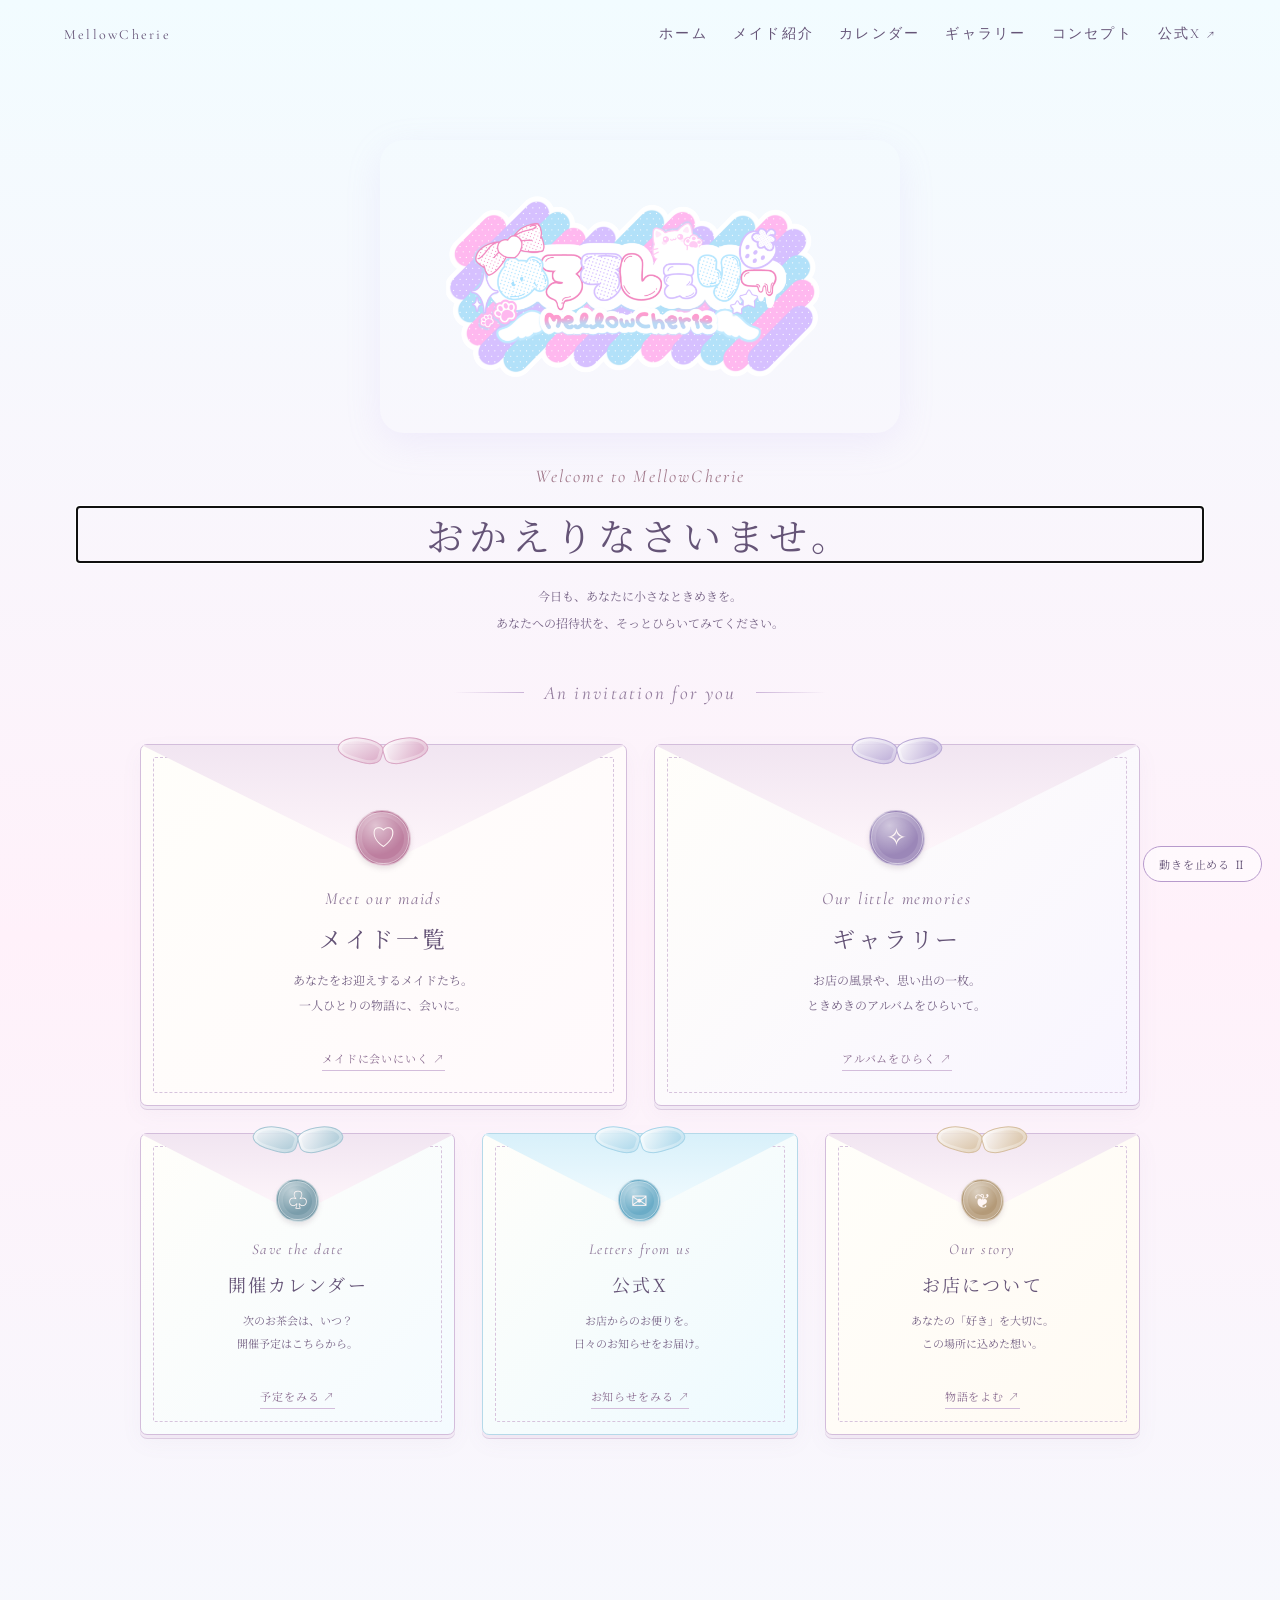
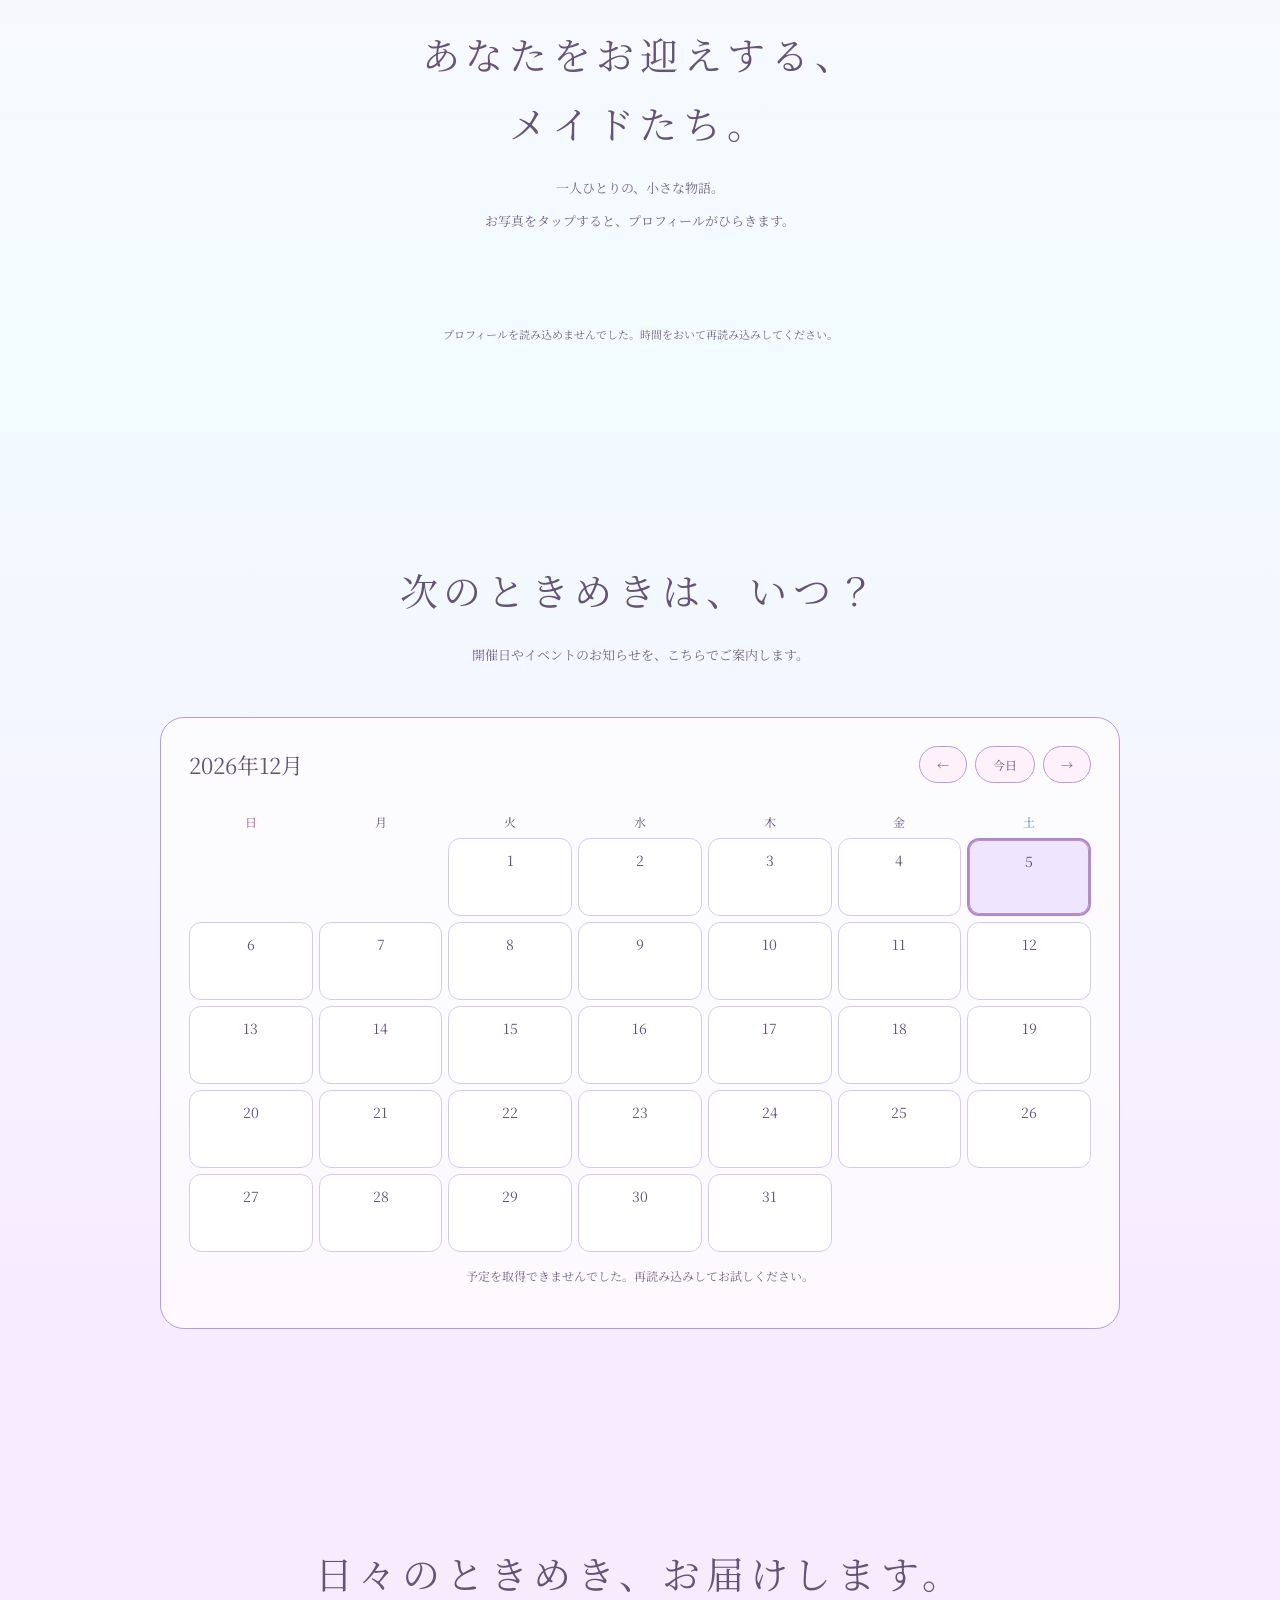
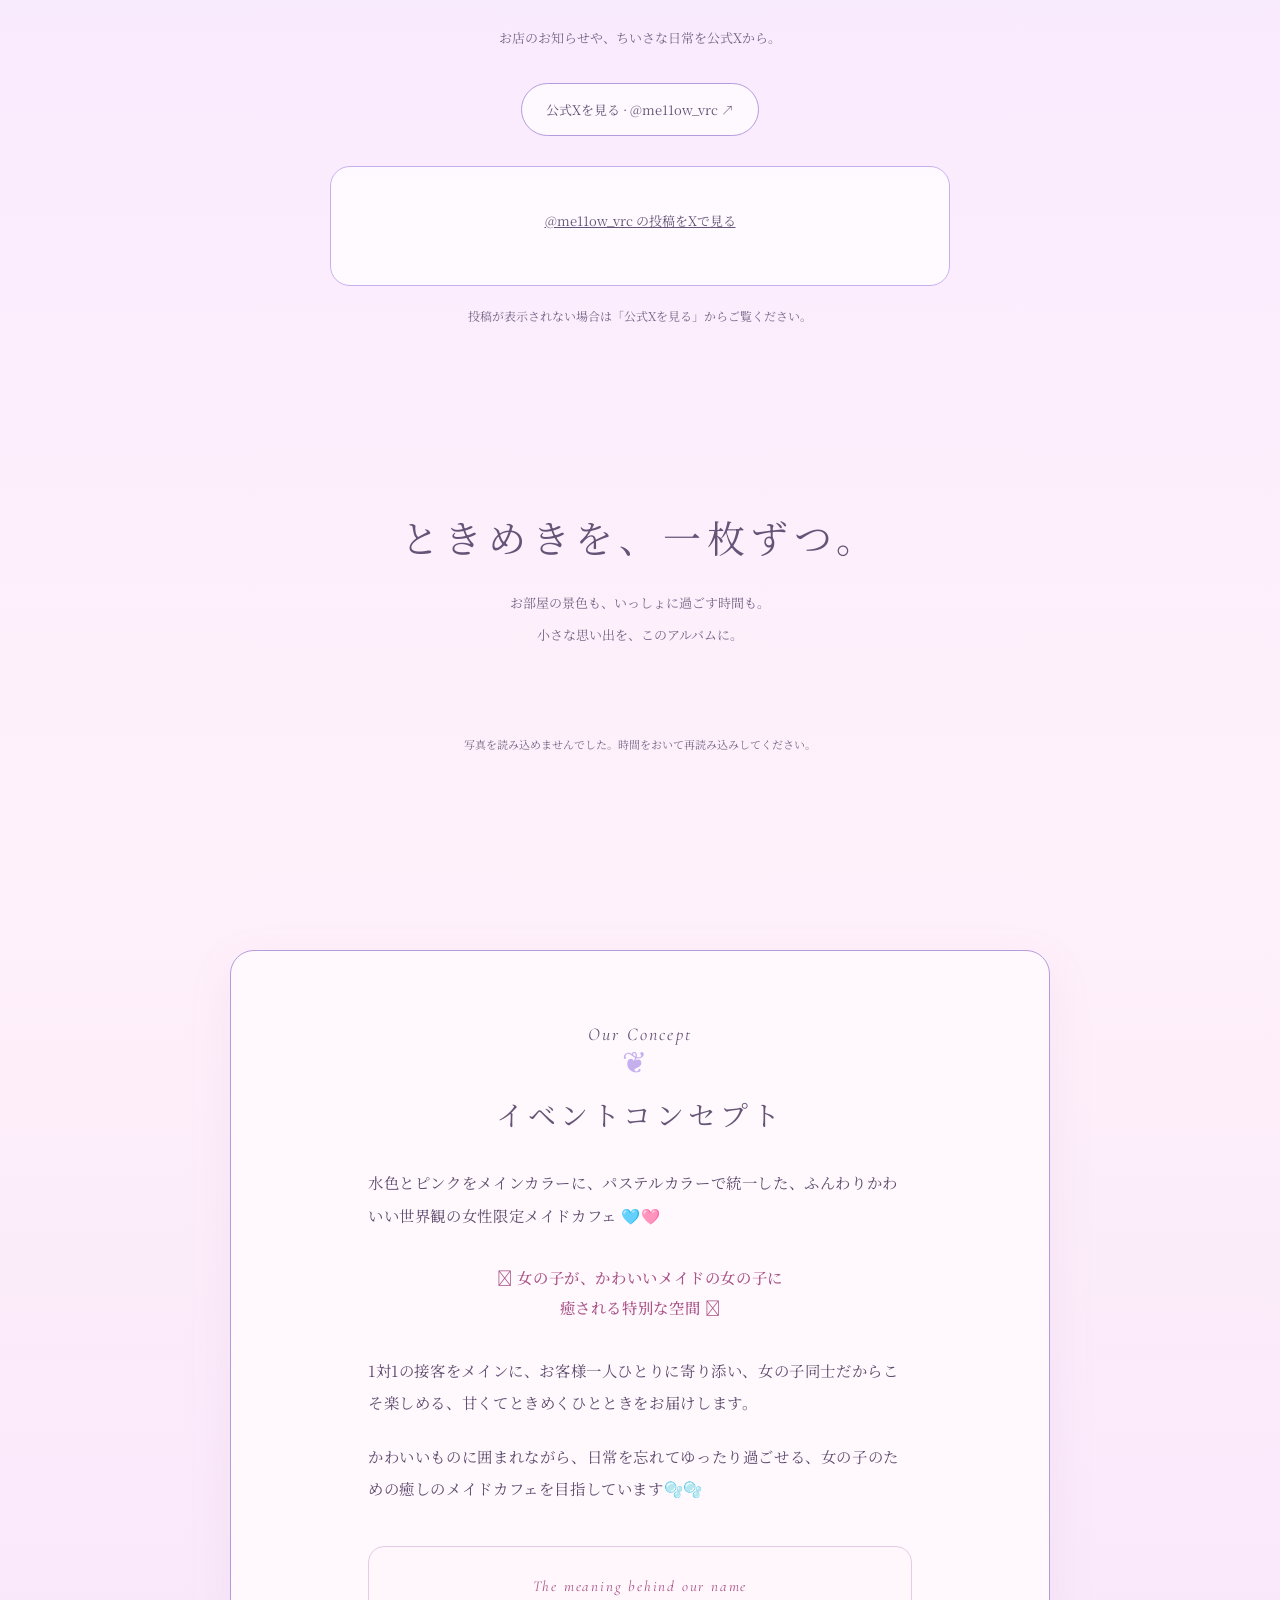
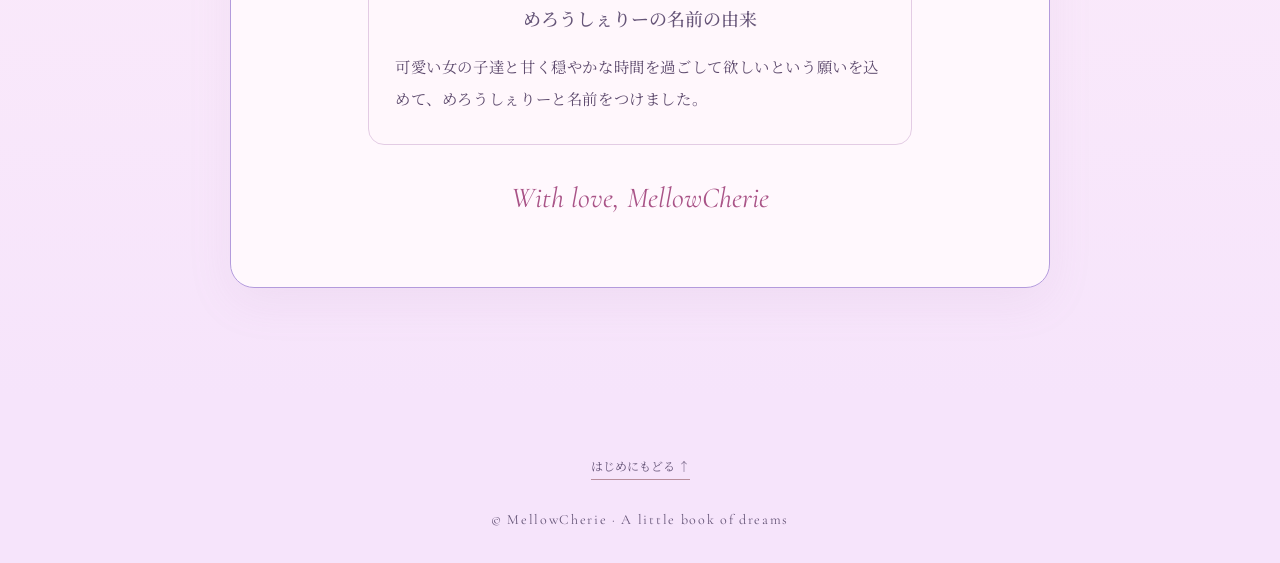
<file: index.html>
<!doctype html>
<html lang="ja">
<head>
<meta charset="utf-8"><meta name="viewport" content="width=device-width,initial-scale=1">
<meta name="theme-color" content="#f2fcff"><meta name="description" content="めろうしぇりぃ — そっとひらく、小さな夢の絵本。"><title>めろうしぇりぃ | A little book of dreams</title>
<style>
@import url('https://fonts.googleapis.com/css2?family=Cormorant+Garamond:ital,wght@0,400;0,500;1,400&family=Noto+Serif+JP:wght@400;500&display=swap');
:root{--ink:#655477;--rose:#a95387;--gold:#c5b0ef;--paper:#f2fcff;--pink:#f9d9f1}*{box-sizing:border-box}html{scroll-behavior:smooth}body{margin:0;color:var(--ink);background:var(--paper);font-family:'Noto Serif JP',serif}button,a{-webkit-tap-highlight-color:transparent}button{font:inherit;color:inherit;cursor:pointer}a{color:inherit}button:focus-visible,a:focus-visible{outline:3px solid #977bb1;outline-offset:6px}header{position:absolute;z-index:5;top:0;left:0;width:100%;display:flex;justify-content:space-between;align-items:center;padding:25px 5vw;font:14px 'Cormorant Garamond',serif;letter-spacing:.16em}header a{text-decoration:none}header nav{display:flex;gap:25px}.sound{border:1.5px solid #b79acc;border-radius:30px;background:#fff8;padding:9px 15px;font-size:11px;letter-spacing:.08em}.eyebrow{font:italic 18px 'Cormorant Garamond',serif;letter-spacing:.12em}.cover{min-height:100svh;display:grid;place-items:center;text-align:center;position:relative;overflow:hidden;background:radial-gradient(ellipse at 50% 40%,#ffffff 0%,#fce8f7 50%,#e5f5ff 100%);padding:100px 24px 50px}.cover:before,.cover:after{content:'';position:absolute;inset:24px;border:1.5px solid #b39bdc70;pointer-events:none}.cover:after{inset:32px;border-color:#c5b0ef35}.cover-content{position:relative;width:min(650px,90vw);perspective:1500px}.book{position:relative;padding:44px 35px 50px;background:linear-gradient(110deg,#f5cfee,#fff1fa 45%,#e8ddfb);border:1.5px solid #b39bdc;border-radius:5px 14px 14px 5px;box-shadow:-8px 0 0 #dfc5cf,-12px 0 0 #b69b77,15px 22px 50px #805f7126;transform-origin:left center;transition:transform 1.1s,opacity .9s}.book:before{content:'';position:absolute;inset:15px;border:1.5px solid #b39bdc;border-radius:4px;pointer-events:none}.book:after{content:'❧';display:block;color:var(--gold);font-size:42px;margin-top:24px}.opening .book{transform:rotateY(-65deg);opacity:0}.ornament{font:30px Georgia;color:var(--gold);letter-spacing:12px}.logo{position:relative;overflow:hidden;aspect-ratio:16/9;width:100%;border-radius:0;margin:28px auto 24px;box-shadow:0 0 35px 22px #fff1fa inset}.logo img{position:absolute;width:100%;height:auto;top:0;left:0}.book h1{font-size:clamp(19px,3vw,28px);font-weight:400;letter-spacing:.16em;margin:20px 0}.book p{font-size:12px;line-height:2.3;letter-spacing:.12em}.open{margin-top:25px;border:1.5px solid #b39bdc;background:#fff9eea6;border-radius:40px;padding:15px 38px;letter-spacing:.17em;box-shadow:0 4px 15px #9b73821a;transition:background .3s,transform .3s}.open:hover{background:#fff;transform:translateY(-3px)}.below{margin:24px 0 0;font:italic 14px 'Cormorant Garamond',serif;letter-spacing:.15em}.petal{position:absolute;width:9px;height:14px;border-radius:90% 0 90% 0;background:#e8bbce88;animation:fall 15s linear infinite;pointer-events:none}.chapter{text-align:center;padding:100px 24px 45px}.chapter .number{font:italic 17px 'Cormorant Garamond';color:var(--rose);letter-spacing:.16em}.chapter h2{font-size:clamp(25px,4vw,38px);font-weight:400;letter-spacing:.15em;line-height:1.8;margin:15px 0}.chapter p{font-size:13px;line-height:2.5;color:#786587}.room-section{overflow:hidden;background:linear-gradient(#f2fcff,#f4eaff)}.room-wrap{width:min(1200px,96%);margin:0 auto;position:relative}.room{display:block;width:100%;height:auto;filter:drop-shadow(0 18px 22px #90667416)}.curtain-l{transform-origin:120px 30px;animation:sway 7s ease-in-out infinite}.curtain-r{transform-origin:1080px 30px;animation:sway 8s ease-in-out infinite reverse}.flame{animation:glow 3s ease-in-out infinite}.butterfly{position:absolute;color:#d7a4c9;pointer-events:none;font-size:35px;animation:flutter 9s ease-in-out infinite;text-shadow:0 0 14px white}.butterfly.one{left:23%;top:25%}.butterfly.two{right:24%;top:40%;animation-delay:-4s;font-size:24px}.hotspot{position:absolute;border:0;background:transparent;padding:0;transition:filter .3s,transform .3s}.hotspot:hover{filter:drop-shadow(0 0 14px #fff);transform:translateY(-5px)}.hotspot span{display:block;white-space:nowrap;background:#f2fcffec;border:1.5px solid #b39bdc;border-radius:25px;padding:8px 16px;font-size:12px;letter-spacing:.1em;box-shadow:0 5px 15px #8d65751a}.mirror{left:18%;top:39%;width:20%;height:31%;display:flex;align-items:flex-end;justify-content:center}.perfume{right:18%;top:57%;width:14%;height:20%;display:flex;align-items:flex-end;justify-content:center}.letter{left:43%;top:73%;width:17%;height:13%;display:flex;align-items:flex-end;justify-content:center}.hint{text-align:center;font-size:11px;letter-spacing:.12em;padding:24px 15px 55px;color:#786587}.story{padding:100px 24px 110px;text-align:center;position:relative;background:radial-gradient(ellipse at center,#ffffff,#f8eaff)}.story-frame{max-width:750px;margin:auto;border:1.5px solid #b39bdc;outline:1px solid #b39bdc90;outline-offset:8px;padding:65px 25px}.story h2{font-size:25px;font-weight:400;letter-spacing:.15em}.story p{font-size:13px;line-height:3;letter-spacing:.09em}.story .signature{font:italic 29px 'Cormorant Garamond';color:var(--rose);margin-top:28px}.end{text-align:center;padding:55px 20px 35px;background:#f6e4fb}.end a{font-size:12px;text-decoration:none;border-bottom:1px solid #b88e9d;padding-bottom:5px}.end small{display:block;font:14px 'Cormorant Garamond';letter-spacing:.12em;margin-top:35px}.reveal{transition:opacity 1.2s,transform 1.2s}.js .reveal:not(.visible){opacity:0;transform:translateY(30px)}.spark{position:absolute;width:3px;height:3px;background:#fff;border-radius:50%;box-shadow:0 0 10px 3px #fff8;pointer-events:none;animation:twinkle 5s ease-in-out infinite}dialog{border:1.5px solid #b39bdc;border-radius:140px 140px 12px 12px;background:var(--paper);color:var(--ink);width:min(90vw,480px);padding:60px 35px 40px;text-align:center;box-shadow:0 30px 100px #56384744}dialog::backdrop{background:#59405066;backdrop-filter:blur(7px)}dialog h2{font-weight:400;font-size:24px;letter-spacing:.12em}dialog p{font-size:13px;line-height:2.4}dialog .close{position:absolute;top:25px;right:35px;border:0;background:transparent;font-size:24px}dialog .stamp{font-size:40px;color:var(--gold)}dialog .note{font-size:11px;color:#786587}.mini-art{height:110px;margin:25px 0;background:radial-gradient(circle at 30% 50%,#f8c9dc,transparent 30%),radial-gradient(circle at 70% 40%,#c6bae6,transparent 35%),#e8f2ef;border:6px double #fff;display:grid;place-items:center;font:italic 25px 'Cormorant Garamond';color:#95748b}#motion{position:fixed;bottom:18px;right:18px;z-index:10}.paused *, .paused *:before,.paused *:after{animation-play-state:paused!important;scroll-behavior:auto!important}.paused .reveal{opacity:1!important;transform:none!important;transition:none!important}@keyframes sway{50%{transform:skewX(1.6deg)}}@keyframes glow{50%{opacity:.5}}@keyframes flutter{0%,100%{transform:translate(0,0) rotate(-8deg)}35%{transform:translate(30px,-25px) rotate(12deg)}70%{transform:translate(-15px,-45px) rotate(-5deg)}}@keyframes twinkle{0%,100%{opacity:0;transform:translateY(8px)}50%{opacity:.8;transform:translateY(-12px)}}@keyframes fall{from{transform:translateY(-60px) rotate(0)}to{transform:translate(60px,100vh) rotate(260deg)}}@media(max-width:650px){header{padding:22px 30px}header nav{gap:15px}header nav a{font-size:12px}.cover{padding-top:95px}.book{padding:35px 22px}.book p{font-size:11px}.logo{margin-top:22px}.chapter{padding-top:65px}.room-wrap{width:155%;margin-left:-27.5%}.hotspot span{font-size:10px;padding:7px 10px}.story{padding:65px 25px}.story-frame{padding:45px 20px}.story p{font-size:12px}.hint{padding-bottom:35px}.chapter p{font-size:12px}}@media(prefers-reduced-motion:reduce){html{scroll-behavior:auto}*,*:before,*:after{animation:none!important;transition:none!important}.js .reveal:not(.visible){opacity:1;transform:none}}
.book-intro{position:fixed;inset:0;z-index:100;display:grid;place-items:center;background:radial-gradient(ellipse,#f2fcff,#e5f5ff);perspective:1800px;overflow:hidden;transition:opacity .75s,visibility .75s}.book-intro.leaving{opacity:0;visibility:hidden;pointer-events:none}.intro-stage{position:relative;width:min(76vw,540px);height:min(64vh,440px);transform:rotateX(12deg) rotateZ(-5deg);transform-style:preserve-3d;filter:drop-shadow(0 25px 25px #76556730)}.intro-base,.intro-leaf{position:absolute;inset:0;border-radius:3px 18px 18px 3px;border:1.5px solid #b39bdc;transform-origin:left center;backface-visibility:visible}.intro-base{background:#f9fcff;box-shadow:4px 4px #ded0b8,8px 8px #f9fcff,12px 12px #c7ad85;display:grid;place-items:center;text-align:center;padding:25px}.intro-base span{font:italic clamp(22px,5vw,40px) 'Cormorant Garamond',serif;color:#b4899a}.intro-leaf{background:linear-gradient(90deg,#ded7f1,#f9fcff 8%,#ffffff 70%,#ded7f1);display:flex;flex-direction:column;align-items:center;justify-content:center;text-align:center;padding:25px;box-shadow:inset 4px 0 12px #91785d16;will-change:transform;animation:leaf-turn 1.35s cubic-bezier(.4,.05,.3,1) both;animation-delay:var(--delay);z-index:var(--layer)}.intro-leaf:after{content:'';position:absolute;inset:16px;border:1.5px solid #b39bdc88;border-radius:2px 9px 9px 2px;pointer-events:none}.intro-leaf .page-flower{font-size:clamp(45px,10vw,90px);color:#cd9db3}.intro-leaf p{font-size:clamp(12px,2vw,17px);line-height:2.2;letter-spacing:.12em}.intro-leaf .page-index{position:absolute;bottom:27px;font:italic 15px Georgia;color:#baa582}.intro-leaf.front{background:linear-gradient(110deg,#edb9e2,#ffe5f7 35%,#d9d0f8);box-shadow:inset 7px 0 10px #9f70872b}.intro-leaf.front .logo{width:90%;margin:10px auto}.intro-leaf.front .eyebrow{font-size:clamp(12px,2vw,18px)}.intro-caption{position:absolute;bottom:8%;font:italic 18px 'Cormorant Garamond',serif;letter-spacing:.13em;color:#a47b8f}.intro-skip{position:absolute;top:25px;right:25px;border:1.5px solid #b79acc;border-radius:30px;padding:10px 20px;background:#fff8;font-size:12px}.intro-active{overflow:hidden}.intro-active #motion{visibility:hidden}@keyframes leaf-turn{0%,8%{transform:rotateY(0deg);filter:brightness(1)}55%{filter:brightness(.9)}100%{transform:rotateY(-178deg);filter:brightness(.96)}}@media(max-width:650px){.intro-stage{width:65vw;height:48vh;transform:translateX(10vw) rotateX(8deg) rotateZ(-4deg)}.intro-leaf,.intro-base{padding:18px}.intro-leaf:after{inset:10px}.intro-caption{bottom:14%;font-size:15px}}@media(prefers-reduced-motion:reduce){.book-intro{display:none}}
/* Volumetric binding, forty two-sided leaves, and a camera moving into the book. */
.room-section .chapter{padding-top:135px}header{position:absolute}.book-intro{perspective:1800px;background:radial-gradient(ellipse at 50% 35%,#ffffff,#e8e2ff)}.intro-stage{width:min(36vw,350px);height:min(57vh,470px);filter:none;transform-style:preserve-3d;transform:translateX(12%) rotateX(32deg) rotateY(-24deg) rotateZ(-12deg);animation:book-camera 4.65s ease-in-out both}.intro-base{transform:translateZ(0);background:#f9fcff;border:5px solid #c5b0ef;box-shadow:none;border-radius:3px 12px 12px 3px}.book-solid{position:absolute;transform-style:preserve-3d;backface-visibility:visible}.book-solid.spine{left:0;top:0;width:26px;height:100%;transform-origin:left;transform:rotateY(-90deg);background:linear-gradient(90deg,#b49ad9,#ebbfdf 45%,#a98acb);border:2px solid #c5b0ef}.book-solid.edge{right:0;top:2px;height:calc(100% - 4px);width:24px;transform-origin:right;transform:rotateY(90deg);background:repeating-linear-gradient(90deg,#f9fcff 0 1px,#d8c9b2 1px 2px);border:1px solid #cdbda3}.book-solid.bottom{left:0;bottom:0;width:100%;height:24px;transform-origin:bottom;transform:rotateX(-90deg);background:repeating-linear-gradient(#f9fcff 0 1px,#d4c2a8 1px 2px);border:1px solid #c7b494}.intro-leaf{display:block;padding:0;border:0;border-radius:2px 11px 11px 2px;box-shadow:none;background:none;transform-style:preserve-3d;z-index:auto;transform:translateZ(var(--depth));animation:rapid-leaf .65s cubic-bezier(.24,.08,.42,1) both;animation-delay:var(--delay)}.intro-leaf:after{display:none}.leaf-face{position:absolute;inset:0;display:flex;flex-direction:column;align-items:center;justify-content:center;padding:20px;backface-visibility:hidden;border-radius:2px 11px 11px 2px;border:1px solid #ded7f1;background:linear-gradient(90deg,#ded7f1,#f9fcff 9%,#f9fcff 70%,#ded7f1);box-shadow:inset 10px 0 20px #8b71451a}.leaf-face:after{content:'';position:absolute;inset:15px;border:1.5px solid #b39bdc77;border-radius:2px 8px 8px 2px;pointer-events:none}.leaf-back{transform:rotateY(180deg);background:linear-gradient(90deg,#ded7f1,#f9fcff 25%,#f9fcff 90%,#ded7f1);border-radius:11px 2px 2px 11px}.intro-leaf.front{background:none;box-shadow:none;transform:translateZ(24px);animation:cover-turn 1.1s ease-in-out both;animation-delay:.45s}.cover-face{background:linear-gradient(110deg,#edb9e2,#ffe5f7 40%,#d9d0f8);border:3px solid #c5b0ef;box-shadow:inset 7px 0 12px #895e762b}.cover-inside{background:#f2e5fb;border:3px solid #c5b0ef}.intro-leaf.front .logo{width:100%;border-radius:0;margin:24px auto}.intro-leaf.front .eyebrow{font-size:14px}.intro-caption{bottom:7%}@keyframes rapid-leaf{0%{transform:translateZ(var(--depth)) rotateY(0deg)}45%{transform:translateZ(40px) rotateY(-78deg) rotateX(-3deg)}100%{transform:translateZ(var(--end-depth)) rotateY(-179deg)}}@keyframes cover-turn{0%{transform:translateZ(24px) rotateY(0deg)}100%{transform:translateZ(0px) rotateY(-180deg)}}@keyframes book-camera{0%,15%{transform:translateX(0) rotateX(32deg) rotateY(-24deg) rotateZ(-12deg)}40%,79%{transform:translateX(25%) rotateX(24deg) rotateY(-12deg) rotateZ(-7deg)}100%{transform:translateX(28%) rotateX(0deg) rotateY(0deg) rotateZ(0deg) scale(3.2)}}@media(max-width:650px){.intro-stage{width:44vw;height:56vw;max-height:55vh}.leaf-face{padding:12px}.leaf-face:after{inset:8px}.intro-leaf.front .eyebrow{font-size:10px}.intro-leaf p{font-size:11px}.room-section .chapter{padding-top:110px}}
/* Front-facing entrance, with a short burst of page turns. */
.intro-stage{animation-duration:2s;transform:translateX(22%) rotateX(0deg) rotateY(0deg) rotateZ(0deg)}
.intro-leaf{animation-duration:.32s}.intro-leaf.front{animation-duration:.45s;animation-delay:.12s}
.book-intro{transition:opacity .3s,visibility .3s}
@keyframes book-camera{0%,12%{transform:translateX(0) scale(1)}35%,82%{transform:translateX(25%) scale(1)}100%{transform:translateX(25%) scale(2.6)}}
.leaf-face.illustrated{gap:8px;overflow:hidden;background:linear-gradient(100deg,#ded7f1,var(--sheet) 13%,var(--sheet) 85%,#ded7f1);color:var(--accent)}.page-art{width:90%;height:64%;flex:none;overflow:visible}.illustrated p{font:italic clamp(12px,2vw,21px) 'Cormorant Garamond',serif;margin:0;line-height:1.3}.illustrated.layout-1 .page-art{width:74%;height:57%;transform:rotate(-9deg)}.illustrated.layout-2{flex-direction:column-reverse;padding-top:35px;padding-bottom:40px}.illustrated.layout-2 .page-art{width:95%;height:60%;transform:rotate(8deg)}.illustrated.layout-3 .page-art{width:65%;height:68%;transform:translateX(12%)}.illustrated.layout-3 p{align-self:flex-start;font-size:17px;writing-mode:vertical-rl;position:absolute;left:23px;top:35px}.illustrated .page-index{color:var(--accent);opacity:.6}.illustrated:after{border-color:var(--accent);opacity:.35}
/* Five articulated strips form one continuous, bending sheet. */
.intro-stage:before{content:'';position:absolute;left:-80%;top:91%;width:240%;height:35%;background:radial-gradient(ellipse,#62445348,transparent 67%);transform:translateZ(-34px) rotateX(35deg);pointer-events:none}.intro-base:after{content:'';position:absolute;inset:0;background:linear-gradient(90deg,#54372655,transparent 21%,transparent 84%,#72503b12);border-radius:inherit;pointer-events:none}.paper-segment{position:absolute;left:100%;top:0;width:100%;height:100%;transform-origin:left center;transform-style:preserve-3d;animation:paper-flex .32s cubic-bezier(.25,.1,.4,1) both;animation-delay:var(--delay)}.paper-segment.root-segment{left:0;width:20%;animation:none}.strip-surface{position:absolute;inset:0;overflow:hidden;backface-visibility:hidden;background:#f9fcff;box-shadow:0 2px 3px #61412c22}.strip-back{transform:rotateY(180deg)}.strip-surface>.leaf-face{width:500%;left:calc(var(--strip-index) * -100%);transform:none;backface-visibility:visible;border-radius:0}.strip-surface:after{content:'';position:absolute;inset:0;pointer-events:none;background:linear-gradient(90deg,#50352655,#50352600 65%,#fff4df44);opacity:0;animation:paper-shade .32s ease-in-out both;animation-delay:var(--delay)}.root-segment>.strip-surface:after{opacity:.18}.paper-segment .page-art{filter:none}@keyframes paper-flex{0%,12%{transform:rotateY(0deg)}36%{transform:rotateY(13deg)}60%{transform:rotateY(21deg)}83%{transform:rotateY(-6deg)}100%{transform:rotateY(0deg)}}@keyframes paper-shade{0%,100%{opacity:.08}42%{opacity:.7}68%{opacity:.45}}
/* Keep the short flutter while limiting composited surfaces. */
.intro-leaf{will-change:auto}.paper-segment.root-segment{width:33.333333%}.strip-surface>.leaf-face{width:300%}.strip-surface{box-shadow:none}.strip-surface:after{animation:none;opacity:.22}.root-segment>.strip-surface:after{opacity:.32}.intro-active .room-wrap *,.intro-active .butterfly,.intro-active .spark{animation-play-state:paused!important}
.intro-stage{width:min(42vw,410px);height:min(64vh,540px)}
.book-intro:after{content:'';position:absolute;inset:0;background:#fff;opacity:0;pointer-events:none;transition:opacity .18s ease-in}
.book-intro.whitening:after{opacity:1}.book-intro.whitening .intro-skip{visibility:hidden}
@media(max-width:650px){.intro-stage{width:48vw;height:64vw;max-height:61vh}}
.book-intro{transition:opacity .34s cubic-bezier(.22,1,.36,1),visibility .34s}
.book-intro:after{transition:opacity .22s cubic-bezier(.65,0,.35,1)}
.strip-surface:after{display:none}.strip-surface>.leaf-face{box-shadow:none}
.maids{padding:85px 6vw 100px;background:linear-gradient(#f4eaff,#f2fcff);text-align:center}.maids .chapter{padding:0 0 38px}.maid-grid{max-width:1050px;margin:auto;display:grid;grid-template-columns:repeat(3,minmax(0,1fr));gap:36px 28px}.maid-card{display:block;text-align:left;border:0;background:transparent;padding:0;width:100%;transition:transform .25s}.maid-card:hover{transform:translateY(-6px)}.maid-photo{position:relative;display:grid;place-items:center;width:100%;aspect-ratio:4/5;border:1.5px solid #b39bdc;border-radius:130px 130px 12px 12px;background:radial-gradient(ellipse at 45% 35%,#fffaf7aa,transparent 60%),var(--portrait,#f8d8f0);overflow:hidden;box-shadow:0 9px 20px #82627310}.maid-photo:before{content:'';position:absolute;inset:10px;border:1px solid #fff9;border-radius:inherit;pointer-events:none}.maid-photo img{display:block;width:100%;height:100%;object-fit:cover}.photo-placeholder{display:grid;justify-items:center;gap:14px;color:#aa8396}.photo-placeholder b{font-size:38px;font-weight:400}.photo-placeholder small{font:12px 'Cormorant Garamond',serif;letter-spacing:.17em}.portrait-number{position:absolute;left:22px;bottom:20px;font:italic 15px 'Cormorant Garamond',serif;color:#786587}.maid-caption{display:flex;align-items:center;justify-content:space-between;padding:18px 4px 7px;gap:10px}.maid-caption strong{font-weight:400;font-size:17px;letter-spacing:.12em}.maid-caption span{font-size:11px;border:1px solid #b79acc;padding:4px 9px;border-radius:20px;white-space:nowrap}.maid-card>p{font-size:11px;color:#786587;margin:0 4px;letter-spacing:.06em}.maid-footnote{font-size:11px;color:#786587;margin-top:35px;line-height:2}.maid-modal{width:min(850px,92vw);max-height:90svh;overflow:auto;padding:35px;border-radius:22px;text-align:left;animation:maid-expand .28s cubic-bezier(.22,1,.36,1)}.maid-modal .close{top:12px;right:18px;z-index:2;width:38px;height:38px;border-radius:50%;background:#f2fcffef}.maid-detail{display:grid;grid-template-columns:1fr 1fr;gap:35px;align-items:center}.maid-modal .maid-photo{box-shadow:none}.maid-profile{padding:20px 0}.maid-profile h2{font-size:28px;margin:10px 0 16px}.maid-profile .profile-status{display:inline-block;font-size:11px;color:#786587;border:1px solid #bfa5d2;border-radius:20px;padding:5px 12px}.maid-profile dl{margin:27px 0}.maid-profile dl div{padding:13px 0;border-bottom:1px solid #e6d5db}.maid-profile dt{font-size:11px;color:#786587;margin-bottom:6px}.maid-profile dd{margin:0;font-size:13px}.maid-profile p{font-size:12px;line-height:2.2}.maid-social{display:inline-block;padding:9px 18px;border:1.5px solid #b39bdc;border-radius:20px;font-size:12px;text-decoration:none}.maid-social[hidden]{display:none}body:has(dialog[open]){overflow:hidden}@keyframes maid-expand{from{opacity:0;transform:translateY(15px) scale(.88)}to{opacity:1;transform:translateY(0) scale(1)}}@media(max-width:650px){header{padding-left:22px;padding-right:22px}header nav{gap:10px}header>a{font-size:12px}.maids{padding:60px 20px}.maid-grid{grid-template-columns:repeat(2,minmax(0,1fr));gap:26px 15px}.maid-caption{display:block}.maid-caption strong{font-size:15px;display:block;margin-bottom:8px}.maid-caption span{font-size:10px}.photo-placeholder small{font-size:9px;letter-spacing:.08em}.maid-modal{padding:40px 22px 25px}.maid-detail{grid-template-columns:1fr;gap:8px}.maid-modal .maid-photo{width:75%;margin:auto;max-height:37svh;aspect-ratio:4/5}.maid-profile h2{font-size:25px}.maid-profile{padding:12px 0}.maid-profile dl{margin:15px 0}}@media(prefers-reduced-motion:reduce){.maid-modal{animation:none}}
.gallery-section{padding:85px 6vw 95px;background:#f2fcff;text-align:center}.gallery-section .chapter{padding:0 0 38px}.gallery-grid{max-width:1100px;margin:auto;display:grid;grid-template-columns:repeat(3,minmax(0,1fr));grid-auto-rows:190px;gap:20px}.gallery-card{position:relative;border:1.5px solid #b39bdc;background:var(--gallery-color,#e7dcff);padding:0;overflow:hidden;border-radius:12px;transition:transform .25s,box-shadow .25s;text-align:left}.gallery-card:first-child{grid-column:span 2;grid-row:span 2}.gallery-card:hover{transform:translateY(-4px);box-shadow:0 10px 25px #7d59631a}.gallery-card:after{content:'';position:absolute;inset:8px;border:1px solid #fff9;border-radius:7px;pointer-events:none}.gallery-card .gallery-visual{position:absolute;inset:0}.gallery-visual{display:grid;place-items:center;background:radial-gradient(ellipse at 30% 20%,#fff9,transparent 65%),var(--gallery-color,#e7dcff);overflow:hidden}.gallery-visual img{width:100%;height:100%;object-fit:cover;display:block}.gallery-empty{display:grid;gap:10px;justify-items:center;color:#786587;font:italic 14px 'Cormorant Garamond',serif;letter-spacing:.12em}.gallery-empty b{font-size:36px;font-weight:400}.gallery-label{position:absolute;bottom:0;left:0;right:0;padding:28px 20px 17px;background:linear-gradient(transparent,#f2fcffd9);font-size:12px;letter-spacing:.09em;display:flex;justify-content:space-between;align-items:center}.gallery-label small{font-size:10px;color:#786587}.gallery-note{font-size:11px;color:#786587;line-height:2;margin:30px 0 0}.gallery-modal{width:min(1040px,94vw);max-height:92svh;overflow:auto;border-radius:16px;padding:45px 25px 20px;text-align:left;animation:maid-expand .28s cubic-bezier(.22,1,.36,1)}.gallery-modal .close{top:8px;right:14px;width:32px;height:32px}.gallery-modal .gallery-visual{width:100%;aspect-ratio:16/10;max-height:65svh;border-radius:8px}.gallery-modal .gallery-visual img{object-fit:contain}.gallery-toolbar{display:flex;justify-content:space-between;align-items:center;gap:20px;margin-top:20px}.gallery-toolbar h2{font-size:18px;margin:0 0 5px;letter-spacing:.06em}.gallery-toolbar p{font-size:11px;line-height:1.8;margin:0;color:#786587}.gallery-controls{display:flex;align-items:center;gap:12px;flex:none}.gallery-controls button{width:40px;height:40px;border:1.5px solid #b39bdc;border-radius:50%;background:transparent;font-size:19px}.gallery-controls button:hover{background:#f8d8f0}.gallery-count{font:15px 'Cormorant Garamond',serif;font-variant-numeric:tabular-nums;min-width:42px;text-align:center}@media(max-width:650px){header{flex-wrap:wrap;gap:14px}header nav{gap:14px}.gallery-section{padding:60px 20px}.gallery-grid{grid-template-columns:repeat(2,minmax(0,1fr));grid-auto-rows:150px;gap:12px}.gallery-card:first-child{grid-column:span 2;grid-row:span 1}.gallery-card:last-child{grid-column:span 2}.gallery-label{padding:22px 12px 12px;font-size:11px}.gallery-label small{display:none}.gallery-modal{padding:40px 15px 20px}.gallery-toolbar{align-items:flex-start;flex-direction:column;gap:15px}.gallery-controls{align-self:flex-end}.gallery-modal .gallery-visual{aspect-ratio:4/3}}
/* Invitations to the MellowCherie tea room. */
.welcome-menu{min-height:85svh;padding:140px 6vw 85px;background:radial-gradient(ellipse at 50% 15%,#fff7fc,#eff9ff 70%);text-align:center}
.welcome-menu .eyebrow{color:#a27a8c}.welcome-menu h2{font-weight:400;font-size:clamp(24px,4vw,38px);letter-spacing:.13em;margin:20px 0}.welcome-menu>p{font-size:12px;color:#786587;line-height:2.3}
.invitation-heading{max-width:1000px;margin:44px auto 28px;display:flex;align-items:center;justify-content:center;gap:20px;color:#937c9d;font:italic 19px 'Cormorant Garamond',serif;letter-spacing:.12em}.invitation-heading:before,.invitation-heading:after{content:'';width:70px;height:1px;background:linear-gradient(90deg,transparent,#cbb4d8)}.invitation-heading:after{transform:rotate(180deg)}
.portal-grid{display:grid;grid-template-columns:repeat(6,minmax(0,1fr));gap:27px;max-width:1000px;margin:0 auto;padding-top:12px}
.portal{--ribbon:#d8a5c3;--seal:#bd7e9f;--stationery:#fff9fc;grid-column:span 3;position:relative;display:flex;flex-direction:column;align-items:center;text-decoration:none;isolation:isolate;min-width:0;padding:65px 28px 34px;border:1px solid #d3bddb;border-radius:7px;background:linear-gradient(135deg,#fffefa,var(--stationery));box-shadow:0 8px 22px #93769d0d,0 3px 0 #f5edf7,0 4px 0 #dfcfe4;transition:transform .3s,box-shadow .3s}
.portal:before{content:'';position:absolute;z-index:-1;inset:12px;border:1px dashed #d7c4dd;border-radius:2px;pointer-events:none}
.portal:after{content:'';position:absolute;z-index:-1;left:0;right:0;top:0;height:120px;clip-path:polygon(0 0,100% 0,50% 100%);background:linear-gradient(180deg,#f1e5f1,#fff7fb);filter:drop-shadow(0 1px 0 #cdb6d4);transform-origin:50% 0;transition:transform .45s}
.portal:nth-child(2){--ribbon:#b8a8d5;--seal:#9b87b8;--stationery:#f8f5ff}.portal:nth-child(3){--ribbon:#a6c6d4;--seal:#7a9dab;--stationery:#f4fbff}.portal:nth-child(4){--ribbon:#a7d5e9;--seal:#6bacc7;--stationery:#edfaff;border-color:#b5d9e9}.portal:nth-child(4):after{background:linear-gradient(180deg,#d8f0fa,#f3fcff)}.portal:nth-child(5){--ribbon:#d6bfa0;--seal:#b49a78;--stationery:#fffaf3}
.invitation-ribbon{position:absolute;top:-9px;left:50%;transform:translateX(-50%);width:90px;height:26px;pointer-events:none}
.invitation-ribbon:before,.invitation-ribbon:after{content:'';position:absolute;top:1px;width:43px;height:23px;background:linear-gradient(135deg,#fffc,var(--ribbon));border:1px solid var(--ribbon);box-shadow:inset 0 0 0 3px #ffffff50}
.invitation-ribbon:before{right:50%;border-radius:65% 30% 40% 35%;transform:rotate(17deg)}.invitation-ribbon:after{left:50%;border-radius:30% 65% 35% 40%;transform:rotate(-17deg)}
.invitation-seal{position:relative;display:grid;place-items:center;width:56px;height:56px;border-radius:48% 52% 49% 51%;background:radial-gradient(circle at 35% 25%,#fff8,transparent 60%),var(--seal);border:3px double #fff7;color:#fff6f5;font:25px Georgia,serif;box-shadow:0 3px 5px #71546e26,inset 0 0 0 4px #ffffff20;margin:0 0 22px;transition:transform .3s}
.portal .portal-en{font:italic 17px 'Cormorant Garamond',serif;letter-spacing:.1em;color:#8c7597}
.portal strong{display:block;font-size:23px;font-weight:400;letter-spacing:.12em;margin:13px 0 12px}
.portal .portal-desc{font-size:12px;line-height:2.1;color:#786587;margin:0;flex:1}
.portal .portal-arrow{display:inline-block;margin-top:25px;padding:8px 0 4px;border-bottom:1px solid #d3bddb;font-size:11px;letter-spacing:.08em;color:#8b6d91}
.invitation-small{grid-column:span 2;padding:45px 18px 25px}.invitation-small:after{height:80px}.invitation-small .invitation-seal{width:43px;height:43px;font-size:20px;margin-bottom:18px}.invitation-small strong{font-size:18px}.invitation-small .portal-en{font-size:15px}.invitation-small .portal-desc{font-size:11px}
@media(hover:hover){.portal:hover{transform:translateY(-6px);box-shadow:0 18px 32px #93769d1a,0 3px 0 #f5edf7,0 4px 0 #dfcfe4}.portal:hover:after{transform:perspective(500px) rotateX(28deg)}.portal:hover .invitation-seal{transform:rotate(-9deg)}}
@media(max-width:650px){.welcome-menu{padding:125px 20px 55px;min-height:auto}.invitation-heading{font-size:16px;gap:12px;margin:30px auto 22px}.invitation-heading:before,.invitation-heading:after{width:32px}.portal-grid{grid-template-columns:1fr;gap:27px;max-width:420px}.portal,.invitation-small{grid-column:auto;padding:44px 24px 27px}.portal:after{height:90px}.portal strong,.invitation-small strong{font-size:21px}.portal .portal-desc,.invitation-small .portal-desc{font-size:12px}.portal .portal-arrow{margin-top:18px}.invitation-seal,.invitation-small .invitation-seal{width:46px;height:46px;font-size:22px;margin-bottom:17px}}
@media(prefers-reduced-motion:reduce){.portal,.portal:after,.invitation-seal{transition:none}.portal:hover,.portal:hover:after,.portal:hover .invitation-seal{transform:none}}
/* Logo banner above the welcome message, cropped to the artwork in the source image. */
.site-logo{display:block;position:relative;overflow:hidden;width:min(520px,90%);aspect-ratio:16/9;margin:0 auto 32px;border-radius:24px;box-shadow:0 10px 35px #c5b0ef26}
.site-logo img{display:block;position:absolute;top:0;left:0;width:100%;height:auto}
@media(max-width:650px){.site-logo{width:100%;margin-bottom:26px;border-radius:16px}}
</style>
<link rel="stylesheet" href="calendar.css">
<link rel="stylesheet" href="social.css">
<link rel="stylesheet" href="profiles.css">
<script src="profile-shared.js" defer></script><script src="maids.js" defer></script>
</head>
<body>
<header><a href="#cover">MellowCherie</a><nav aria-label="ページ内"><a href="#room">ホーム</a><a href="#maids">メイド紹介</a><a href="#calendar">カレンダー</a><a href="#gallery">ギャラリー</a><a href="#story">コンセプト</a><a href="https://x.com/me11ow_vrc" target="_blank" rel="noopener noreferrer" aria-label="公式X（新しいタブで開きます）">公式X ↗</a></nav></header>
<main>
<section class="cover" id="cover" aria-label="絵本の表紙"><div class="cover-content"><div class="book"><div class="ornament" aria-hidden="true">❦</div><div class="eyebrow">A little book of dreams</div><div class="logo"><img src="logo-20261110.png" alt="めろうしぇりぃ MellowCherie" width="1920" height="1080"></div><h1>夢のつづきは、この中に。</h1><p>ふわり、ひとさじのときめき。<br>あなただけの小さな物語へ、ようこそ。</p><button class="open" id="open">絵本をひらく <span aria-hidden="true"> ↗</span></button></div><p class="below">Turn a page, find a little magic.</p></div></section>
<section class="welcome-menu" id="room" aria-labelledby="welcome-title"><a class="site-logo" href="#room" aria-label="めろうしぇりぃ ホーム"><img src="logo-20261110.png" alt="めろうしぇりぃ MellowCherie" width="1920" height="1080" fetchpriority="high"></a><div class="eyebrow">Welcome to MellowCherie</div><h2 id="welcome-title">おかえりなさいませ。</h2><p>今日も、あなたに小さなときめきを。<br>あなたへの招待状を、そっとひらいてみてください。</p><div class="invitation-heading" aria-hidden="true">An invitation for you</div><div class="portal-grid">
<a class="portal" href="#maids"><span class="invitation-ribbon" aria-hidden="true"></span><span class="invitation-seal" aria-hidden="true">♡</span><span class="portal-en">Meet our maids</span><strong>メイド一覧</strong><p class="portal-desc">あなたをお迎えするメイドたち。<br>一人ひとりの物語に、会いに。</p><span class="portal-arrow">メイドに会いにいく <span aria-hidden="true">↗</span></span></a>
<a class="portal" href="#gallery"><span class="invitation-ribbon" aria-hidden="true"></span><span class="invitation-seal" aria-hidden="true">✧</span><span class="portal-en">Our little memories</span><strong>ギャラリー</strong><p class="portal-desc">お店の風景や、思い出の一枚。<br>ときめきのアルバムをひらいて。</p><span class="portal-arrow">アルバムをひらく <span aria-hidden="true">↗</span></span></a>
<a class="portal invitation-small" href="#calendar"><span class="invitation-ribbon" aria-hidden="true"></span><span class="invitation-seal" aria-hidden="true">♧</span><span class="portal-en">Save the date</span><strong>開催カレンダー</strong><p class="portal-desc">次のお茶会は、いつ？<br>開催予定はこちらから。</p><span class="portal-arrow">予定をみる <span aria-hidden="true">↗</span></span></a>
<a class="portal invitation-small" href="#news"><span class="invitation-ribbon" aria-hidden="true"></span><span class="invitation-seal" aria-hidden="true">✉</span><span class="portal-en">Letters from us</span><strong>公式X</strong><p class="portal-desc">お店からのお便りを。<br>日々のお知らせをお届け。</p><span class="portal-arrow">お知らせをみる <span aria-hidden="true">↗</span></span></a>
<a class="portal invitation-small" href="#story"><span class="invitation-ribbon" aria-hidden="true"></span><span class="invitation-seal" aria-hidden="true">❦</span><span class="portal-en">Our story</span><strong>お店について</strong><p class="portal-desc">あなたの「好き」を大切に。<br>この場所に込めた想い。</p><span class="portal-arrow">物語をよむ <span aria-hidden="true">↗</span></span></a>
</div></section>
<section class="maids" id="maids" aria-labelledby="maids-title"><div class="chapter reveal"><h2 id="maids-title">あなたをお迎えする、<br>メイドたち。</h2><p>一人ひとりの、小さな物語。<br>お写真をタップすると、プロフィールがひらきます。</p></div><div class="maid-grid" id="maid-grid"></div><p class="maid-footnote">プロフィールを読み込んでいます…</p><noscript><p>一覧を表示するにはJavaScriptを有効にしてください。</p></noscript></section>
<section class="calendar-section" id="calendar" aria-labelledby="calendar-title"><div class="chapter"><h2 id="calendar-title">次のときめきは、いつ？</h2><p>開催日やイベントのお知らせを、こちらでご案内します。</p></div><div class="calendar-shell"><div class="calendar-toolbar"><h3 id="calendar-month" aria-live="polite"></h3><div class="calendar-nav"><button id="calendar-prev" type="button" aria-label="前の月">←</button><button id="calendar-today" type="button">今日</button><button id="calendar-next" type="button" aria-label="次の月">→</button></div></div><div class="calendar-grid" aria-hidden="true"><span class="calendar-weekday">日</span><span class="calendar-weekday">月</span><span class="calendar-weekday">火</span><span class="calendar-weekday">水</span><span class="calendar-weekday">木</span><span class="calendar-weekday">金</span><span class="calendar-weekday">土</span></div><div class="calendar-grid" id="calendar-days" role="group" aria-label="開催カレンダー"></div><div class="calendar-details"><h3 id="calendar-selected" aria-live="polite"></h3><div id="calendar-events"></div></div><p class="calendar-status" id="calendar-message" role="status"></p></div></section>
<section class="social-section" id="news" aria-labelledby="social-title">
<div class="chapter"><h2 id="social-title">日々のときめき、お届けします。</h2><p>お店のお知らせや、ちいさな日常を公式Xから。</p><a class="social-link" href="https://x.com/me11ow_vrc" target="_blank" rel="noopener noreferrer">公式Xを見る · @me11ow_vrc ↗</a></div>
<div class="social-feed"><a class="twitter-timeline" data-lang="ja" data-height="560" data-dnt="true" data-chrome="noheader nofooter noborders transparent" href="https://twitter.com/me11ow_vrc">@me11ow_vrc の投稿をXで見る</a></div>
<p class="social-note">投稿が表示されない場合は「公式Xを見る」からご覧ください。</p>
</section>
<section class="gallery-section" id="gallery" aria-labelledby="gallery-title"><div class="chapter reveal"><h2 id="gallery-title">ときめきを、一枚ずつ。</h2><p>お部屋の景色も、いっしょに過ごす時間も。<br>小さな思い出を、このアルバムに。</p></div><div class="gallery-grid" id="gallery-grid"></div><p class="gallery-note">写真を読み込んでいます…</p><noscript><p>ギャラリーを表示するにはJavaScriptを有効にしてください。</p></noscript></section>
<section class="story" id="story"><div class="story-frame reveal"><div class="eyebrow">Our Concept</div><div class="ornament" aria-hidden="true">❦</div><h2>イベントコンセプト</h2><div class="concept-copy"><p>水色とピンクをメインカラーに、パステルカラーで統一した、ふんわりかわいい世界観の女性限定メイドカフェ 🩵🩷</p><p class="concept-message">𓂃 女の子が、かわいいメイドの女の子に<br>癒される特別な空間 𓂃</p><p>1対1の接客をメインに、お客様一人ひとりに寄り添い、女の子同士だからこそ楽しめる、甘くてときめくひとときをお届けします。</p><p>かわいいものに囲まれながら、日常を忘れてゆったり過ごせる、女の子のための癒しのメイドカフェを目指しています🫧🫧</p></div><div class="name-story"><div class="eyebrow">The meaning behind our name</div><h3>めろうしぇりーの名前の由来</h3><p>可愛い女の子達と甘く穏やかな時間を過ごして欲しいという願いを込めて、めろうしぇりーと名前をつけました。</p></div><div class="signature">With love, MellowCherie</div></div></section>
</main><footer class="end"><a href="#cover" id="return">表紙にもどる ↑</a><small>© MellowCherie · A little book of dreams</small></footer>
<button class="sound" id="motion" aria-pressed="false">動きを止める Ⅱ</button>
<dialog class="maid-modal" id="maid-profile" aria-labelledby="maid-name"><button class="close" aria-label="閉じる">×</button><div class="maid-detail"><div class="maid-photo" id="maid-detail-photo"></div><div class="maid-profile"><div class="eyebrow">Meet our maid</div><h2 id="maid-name">メイド名</h2><span class="profile-status">プロフィール準備中</span><dl><div><dt>好きなもの</dt><dd id="maid-likes">未登録</dd></div><div><dt>ひとこと</dt><dd id="maid-message">ご紹介文を準備しています。</dd></div></dl><a class="maid-social" id="maid-social" target="_blank" rel="noopener noreferrer" hidden>X プロフィール ↗</a><p class="note">写真・お名前・プロフィールは、今後こちらに掲載します。</p></div></div></dialog>
<dialog class="gallery-modal" id="gallery-viewer" aria-labelledby="gallery-photo-title"><button class="close" aria-label="閉じる">×</button><div class="gallery-visual" id="gallery-large"></div><div class="gallery-toolbar"><div aria-live="polite" aria-atomic="true"><h2 id="gallery-photo-title">写真</h2><p id="gallery-photo-caption">掲載準備中</p></div><div class="gallery-controls"><button type="button" id="gallery-prev" aria-label="前の写真">←</button><span class="gallery-count" id="gallery-count">1 / 6</span><button type="button" id="gallery-next" aria-label="次の写真">→</button></div></div></dialog>
<script>
document.documentElement.classList.add('js');
const reduce=window.matchMedia('(prefers-reduced-motion: reduce)');
const motion=document.querySelector('#motion');
function setMotion(paused){document.body.classList.toggle('paused',paused);motion.setAttribute('aria-pressed',String(paused));motion.textContent=paused?'動きを再開する ▷':'動きを止める Ⅱ'}
setMotion(reduce.matches);motion.addEventListener('click',()=>setMotion(!document.body.classList.contains('paused')));
reduce.addEventListener('change',e=>setMotion(e.matches));
const observer=new IntersectionObserver(entries=>entries.forEach(e=>{if(e.isIntersecting){e.target.classList.add('visible');observer.unobserve(e.target)}}),{threshold:.12});document.querySelectorAll('.reveal').forEach(el=>observer.observe(el));
document.querySelectorAll('dialog').forEach(d=>{d.querySelector('.close').addEventListener('click',()=>d.close());d.addEventListener('click',e=>{if(e.target===d){const r=d.getBoundingClientRect();if(e.clientX<r.left||e.clientX>r.right||e.clientY<r.top||e.clientY>r.bottom)d.close()}})});
const portraitColors=['#f8d8f0','#e7dcff','#d9f3ff','#ffe5f7','#dceeff','#eee1ff'];
// Public gallery entries are loaded from the management site.
let galleryPhotos=[];
const galleryViewer=document.querySelector('#gallery-viewer');let galleryIndex=0;
function renderGalleryPhoto(container,item,large=false){container.replaceChildren();const img=document.createElement('img');img.src=item.photo;img.alt=item.title;img.decoding='async';img.loading=large?'eager':'lazy';container.append(img)}
function showGalleryPhoto(index){if(!galleryPhotos.length)return;galleryIndex=(index+galleryPhotos.length)%galleryPhotos.length;const item=galleryPhotos[galleryIndex];renderGalleryPhoto(document.querySelector('#gallery-large'),item,true);document.querySelector('#gallery-photo-title').textContent=item.title;document.querySelector('#gallery-photo-caption').textContent=item.caption;document.querySelector('#gallery-count').textContent=`${galleryIndex+1} / ${galleryPhotos.length}`}
function renderGallery(){const grid=document.querySelector('#gallery-grid');grid.replaceChildren();galleryPhotos.forEach((item,index)=>{const button=document.createElement('button');button.className='gallery-card';button.type='button';button.setAttribute('aria-label',item.title+'を拡大する');button.setAttribute('aria-haspopup','dialog');button.setAttribute('aria-controls','gallery-viewer');const visual=document.createElement('span');visual.className='gallery-visual';renderGalleryPhoto(visual,item);const label=document.createElement('span');label.className='gallery-label';const title=document.createElement('span');title.textContent=item.title;label.append(title);button.append(visual,label);button.addEventListener('click',()=>{showGalleryPhoto(index);galleryViewer.showModal()});grid.append(button)});document.querySelector('.gallery-note').textContent=galleryPhotos.length?'':'写真は準備中です。'}
async function loadGallery(){try{const response=await fetch('https://mellowcherie-pastel.folksyinlet.chatgpt.site/api/gallery',{cache:'no-store',credentials:'omit'});if(!response.ok)throw Error('読み込みに失敗しました');const data=await response.json();if(!Array.isArray(data.items))throw Error('読み込みに失敗しました');galleryPhotos=data.items;renderGallery();if(galleryViewer.open&&galleryPhotos.length)showGalleryPhoto(Math.min(galleryIndex,galleryPhotos.length-1));else if(galleryViewer.open)galleryViewer.close()}catch(error){document.querySelector('.gallery-note').textContent='写真を読み込めませんでした。時間をおいて再読み込みしてください。'}}
document.querySelector('#gallery-prev').addEventListener('click',()=>showGalleryPhoto(galleryIndex-1));document.querySelector('#gallery-next').addEventListener('click',()=>showGalleryPhoto(galleryIndex+1));galleryViewer.addEventListener('keydown',e=>{if(e.key==='ArrowLeft'||e.key==='ArrowRight'){e.preventDefault();showGalleryPhoto(galleryIndex+(e.key==='ArrowLeft'?-1:1))}});
window.addEventListener('focus',loadGallery);document.addEventListener('visibilitychange',()=>{if(!document.hidden)loadGallery()});setInterval(()=>{if(!document.hidden)loadGallery()},30000);loadGallery();
// The book exists only as an entrance overlay, never as a scrollable section.
const brandLogo=document.querySelector('.logo').cloneNode(true);
document.querySelector('#cover').remove();
document.querySelector('header > a').href='#room';
const returnLink=document.querySelector('#return');returnLink.href='#room';returnLink.textContent='はじめにもどる ↑';
if(location.hash==='#cover')history.replaceState(null,'',location.pathname+location.search);
if(!reduce.matches&&!location.hash){
 const intro=document.createElement('div');intro.className='book-intro';intro.setAttribute('role','dialog');intro.setAttribute('aria-modal','true');intro.setAttribute('aria-label','絵本のページをめくっています');
 const stage=document.createElement('div');stage.className='intro-stage';stage.setAttribute('aria-hidden','true');
 const base=document.createElement('div');base.className='intro-base';base.innerHTML='<span>Welcome to<br>MellowCherie</span>';stage.append(base);
 for(const side of ['spine','edge','bottom']){const el=document.createElement('div');el.className='book-solid '+side;stage.append(el)}
 const illustrations=[
 ['Garden of wishes','<path d="M100 170V70M100 125L65 95M100 145L140 110"/><g fill="currentColor" fill-opacity=".16"><ellipse cx="70" cy="105" rx="22" ry="10" transform="rotate(30 70 105)"/><ellipse cx="132" cy="123" rx="22" ry="10" transform="rotate(-30 132 123)"/></g><g fill="var(--bloom)"><circle cx="100" cy="55" r="26"/><circle cx="70" cy="86" r="19"/><circle cx="141" cy="100" r="22"/></g><path d="M85 55q15-20 30 0q-15 20-22 0q7-10 14 0M56 86q14-17 27 0M127 100q15-18 28 0"/>'],
 ['A bottle of dreams','<path d="M62 155V90Q62 75 80 75H120Q138 75 138 90V155Q138 170 120 170H80Q62 170 62 155Z" fill="var(--bloom)"/><path d="M85 75V55H115V75M85 55L76 38L100 22L124 38L115 55Z" fill="var(--sheet)"/><ellipse cx="100" cy="123" rx="25" ry="30" fill="var(--sheet)"/><path d="M100 103V142M88 115Q100 93 112 115M88 130Q100 150 112 130"/>'],
 ['Letters to the moon','<path d="M28 70H172V158H28Z" fill="var(--bloom)"/><path d="M28 70L100 121L172 70M28 158L82 111M172 158L118 111"/><circle cx="100" cy="120" r="14" fill="var(--sheet)"/><path d="M92 120q0-10 8-3q8-7 8 3l-8 8Z" fill="currentColor"/><path d="M126 25q-30 18 0 35q-40 4-35-24q8-15 35-11" fill="var(--sheet)"/>'],
 ['Follow the butterflies','<path d="M100 105Q30 10 30 75Q25 120 92 115Q38 100 45 148Q70 175 100 117Q130 175 155 148Q162 100 108 115Q175 120 170 75Q170 10 100 105Z" fill="var(--bloom)"/><path d="M100 98V135M100 100L88 82M100 100L112 82M48 72Q52 100 85 105M152 72Q148 100 115 105"/>'],
 ['Through the window','<path d="M45 172V75a55 55 0 0 1 110 0V172Z" fill="var(--bloom)"/><path d="M100 22V172M45 100H155M35 172H165"/><path d="M42 40Q70 30 65 110L45 158M158 40Q130 30 135 110L155 158" fill="var(--sheet)"/><circle cx="125" cy="65" r="12" fill="var(--sheet)"/><path d="M65 190H135"/>'],
 ['Tea for a fairy','<ellipse cx="100" cy="155" rx="65" ry="11"/><path d="M50 90H140L130 140Q95 160 60 140Z" fill="var(--bloom)"/><path d="M140 100Q185 95 163 130L133 135M75 74q-20-15 0-30M100 74q-20-15 0-30M125 74q-20-15 0-30"/><path d="M88 109q0-12 10-4q10-8 10 4l-10 12Z" fill="var(--sheet)"/>'],
 ['Starlight keepsakes','<path d="M100 20L115 65L162 65L125 95L140 142L100 115L60 142L75 95L38 65L85 65Z" fill="var(--bloom)"/><path d="M45 150L52 167L70 172L52 177L45 195L39 177L21 172L39 167ZM163 20V46M150 33H176M166 139V163M154 151H178"/>'],
 ['The secret looking glass','<ellipse cx="100" cy="88" rx="53" ry="67" fill="var(--bloom)"/><ellipse cx="100" cy="88" rx="44" ry="57" fill="var(--sheet)"/><path d="M100 155V176M65 183Q100 165 135 183M80 55L119 120M93 49L127 101M84 22Q74 0 100 12Q126 0 116 22"/>']
 ];
 const palettes=[['#fff1fa','#a76c9b','#f5cfee'],['#f3eefb','#9e8bb4','#d8c9ef'],['#f2fcff','#789fb6','#ceefff'],['#fff1fa','#a76c9b','#f5cfee'],['#eff6fb','#8fa9bd','#c8e1f2']];
 const artLibrary=document.createElementNS('http://www.w3.org/2000/svg','svg');artLibrary.setAttribute('width','0');artLibrary.setAttribute('height','0');artLibrary.style.position='absolute';artLibrary.innerHTML='<defs>'+illustrations.map(([,art],i)=>`<symbol id="intro-art-${i}" viewBox="0 0 200 210">${art}</symbol>`).join('')+'</defs>';intro.append(artLibrary);
 let artBag=[];let lastArt=-1;
 function nextArt(){if(!artBag.length){artBag=illustrations.map((_,i)=>i);for(let j=artBag.length-1;j>0;j--){const k=Math.floor(Math.random()*(j+1));[artBag[j],artBag[k]]=[artBag[k],artBag[j]]}if(artBag[artBag.length-1]===lastArt)[artBag[0],artBag[artBag.length-1]]=[artBag[artBag.length-1],artBag[0]]}lastArt=artBag.pop();return [illustrations[lastArt][0],lastArt]}
 function pageFace(back,page){const [title,artIndex]=nextArt();const [paper,accent,bloom]=palettes[Math.floor(Math.random()*palettes.length)];const layout=Math.floor(Math.random()*4);return `<div class="leaf-face illustrated ${back?'leaf-back':''} layout-${layout}" style="--sheet:${paper};--accent:${accent};--bloom:${bloom}"><svg class="page-art" viewBox="0 0 200 210" fill="none" stroke="currentColor" stroke-width="2" stroke-linejoin="round" stroke-linecap="round"><use href="#intro-art-${artIndex}"/></svg><p>${title}</p><span class="page-index">${page}</span></div>`}
 function bendSheet(leaf,frontHTML,backHTML){let hinge=leaf;for(let strip=0;strip<3;strip++){const segment=document.createElement('div');segment.className='paper-segment'+(strip===0?' root-segment':'');segment.style.setProperty('--strip-index',String(strip));segment.innerHTML=`<div class="strip-surface">${frontHTML}</div><div class="strip-surface strip-back">${backHTML}</div>`;hinge.append(segment);hinge=segment}}
 for(let i=19;i>=0;i--){const leaf=document.createElement('div');leaf.className='intro-leaf';leaf.style.setProperty('--delay',`${.35+i*.0545}s`);leaf.style.setProperty('--depth',`${2+(20-i)*.9}px`);leaf.style.setProperty('--end-depth',`${2+i*.9}px`);bendSheet(leaf,pageFace(false,i*2+1),pageFace(true,i*2+2));stage.append(leaf)}
 const front=document.createElement('div');front.className='intro-leaf front';front.style.setProperty('--delay','.12s');front.innerHTML='<div class="leaf-face cover-face"><div class="eyebrow">A little book of dreams</div></div><div class="leaf-face leaf-back cover-inside"><span class="page-flower">❦</span></div>';front.querySelector('.cover-face').append(brandLogo);stage.append(front);intro.append(stage);
 const caption=document.createElement('p');caption.className='intro-caption';caption.textContent='Once upon a dream…';intro.append(caption);
 const skip=document.createElement('button');skip.className='intro-skip';skip.textContent='スキップ ↗';intro.append(skip);
 const blocked=[...document.querySelectorAll('header, main, footer, #motion')];blocked.forEach(el=>el.inert=true);document.body.classList.add('intro-active');document.body.append(intro);skip.focus({preventScroll:true});
 let finished=false;let timer;
 function enterRoom(){if(finished)return;finished=true;clearTimeout(timer);reduce.removeEventListener('change',onReduce);intro.classList.add('whitening');setTimeout(()=>{blocked.forEach(el=>el.inert=false);document.body.classList.remove('intro-active');document.querySelector('#room').scrollIntoView({behavior:'instant'});const heading=document.querySelector('#room h2');heading.tabIndex=-1;heading.focus({preventScroll:true});intro.classList.add('leaving');setTimeout(()=>intro.remove(),380)},reduce.matches?0:220)}
 function onReduce(e){if(e.matches)enterRoom()}
 skip.addEventListener('click',enterRoom);intro.addEventListener('keydown',e=>{if(e.key==='Escape'){e.preventDefault();enterRoom()}else if(e.key==='Tab'){e.preventDefault();skip.focus()}});reduce.addEventListener('change',onReduce);timer=setTimeout(enterRoom,1720);
}
</script><script src="calendar.js"></script><script async src="https://platform.twitter.com/widgets.js" charset="utf-8"></script>
</body></html>
</file>
<file: calendar.css>
.calendar-section{padding:85px 6vw 95px;background:linear-gradient(#f2fcff,#fff1fa);text-align:center}.calendar-section .chapter{padding:0 0 32px}.calendar-shell{max-width:960px;margin:auto;background:#ffffffb3;border:1.5px solid #b39bdc;border-radius:24px;padding:28px}.calendar-toolbar{display:flex;align-items:center;justify-content:space-between;gap:12px;margin-bottom:22px}.calendar-toolbar h3{font-weight:400;font-size:22px;margin:0}.calendar-toolbar button,.calendar-action{border:1.5px solid #b39bdc;border-radius:22px;background:#fff1fa;padding:9px 17px;text-decoration:none;font:inherit;font-size:12px;color:var(--ink);cursor:pointer}.calendar-nav{display:flex;gap:8px}.calendar-grid{display:grid;grid-template-columns:repeat(7,minmax(0,1fr));gap:6px}.calendar-weekday{font-size:12px;padding:8px}.calendar-day{position:relative;min-height:78px;border:1px solid #d7c9ee;border-radius:12px;background:#fff;display:flex;flex-direction:column;align-items:center;gap:8px;padding:11px 3px;font-size:14px}.calendar-day:hover{background:#fff1fa;border-color:#b39bdc}.calendar-day[aria-pressed=true]{background:#eee5ff;border:2px solid #aa8bd2}.calendar-day.today{box-shadow:inset 0 0 0 1px #ca8ab8}.calendar-day small{font-size:10px;color:#945780}.calendar-day.empty{background:transparent;border:0}.calendar-weekday:first-child{color:#a95387}.calendar-weekday:nth-child(7){color:#597e9f}.calendar-details{text-align:left;margin-top:26px;border-top:1px solid #d7c9ee;padding-top:20px}.calendar-details h3{font-size:16px;font-weight:400;margin:0 0 16px}.calendar-events{display:grid;gap:12px}.calendar-event{border:1px solid #bfa5d2;background:#fff6fc;border-radius:14px;padding:16px}.calendar-event h4{font-size:15px;margin:5px 0;font-weight:500}.calendar-event p{font-size:12px;line-height:1.9;white-space:pre-wrap;overflow-wrap:anywhere;margin:8px 0}.calendar-event time{font-size:12px;color:#786587}.event-buttons{display:flex;gap:8px;margin-top:12px}.calendar-status{font-size:12px;line-height:2;color:#786587}.calendar-admin{display:flex;gap:12px;justify-content:flex-end;align-items:center;flex-wrap:wrap;margin-top:20px}.calendar-admin [hidden]{display:none}.calendar-dialog{border-radius:24px;padding:45px 28px 28px;text-align:left;max-height:90svh;overflow:auto}.calendar-dialog h2{font-size:22px}.event-form{display:grid;gap:16px}.event-form label{display:grid;gap:7px;font-size:12px}.event-form input,.event-form textarea{width:100%;border:1.5px solid #b39bdc;border-radius:10px;background:#fff;font:inherit;color:var(--ink);padding:11px;font-size:16px}.event-form textarea{resize:vertical;min-height:90px}.event-form .form-actions{display:flex;justify-content:flex-end;gap:10px}.event-form .calendar-action:disabled{opacity:.6;cursor:wait}.click-particle{position:fixed;width:25px;height:25px;pointer-events:none;z-index:1000;left:0;top:0;filter:drop-shadow(0 2px 2px #bba5d533);will-change:transform,opacity}.click-particle svg{display:block;width:100%;height:100%;overflow:visible}header nav{flex-wrap:wrap}@media(max-width:650px){.calendar-section{padding:60px 16px}.calendar-shell{padding:16px 10px;border-radius:18px}.calendar-toolbar{flex-wrap:wrap}.calendar-toolbar h3{font-size:19px}.calendar-toolbar button{padding:8px 12px}.calendar-grid{gap:3px}.calendar-day{min-height:59px;padding:9px 2px;font-size:13px;border-radius:9px}.calendar-day small{font-size:9px}.calendar-dialog{padding:40px 22px 24px}}@media(prefers-reduced-motion:reduce){.click-particle{display:none}}

/* Pastel bubbles float behind each section's content. */
main>.bubble-section{position:relative;isolation:isolate}
main>.bubble-section>:not(.pastel-bubbles){position:relative;z-index:1}
.pastel-bubbles{position:absolute;inset:0;overflow:hidden;pointer-events:none;z-index:0;border-radius:inherit;contain:paint}
.pastel-bubble{position:absolute;left:var(--bubble-left);bottom:-220px;width:var(--bubble-size);aspect-ratio:1;border-radius:50%;border:2px solid rgb(var(--bubble-color) / .68);background:radial-gradient(circle at 30% 26%,#fff9 0 5%,#fff0 22%),radial-gradient(circle at 65% 75%,rgb(var(--bubble-color) / .24),rgb(var(--bubble-color) / .08) 65%,#fff5);box-shadow:inset -8px -10px 25px rgb(var(--bubble-color) / .1),inset 5px 7px 16px #fff8,0 0 22px rgb(var(--bubble-color) / .08);animation:bubble-rise var(--bubble-duration) linear infinite;animation-delay:var(--bubble-delay);opacity:0}
.pastel-bubble:after{content:'';position:absolute;inset:12%;border-radius:50%;border-top:2px solid #fffa;transform:rotate(-30deg)}
@keyframes bubble-rise{0%{transform:translate3d(0,0,0) scale(.82);opacity:0}12%{opacity:.75}50%{transform:translate3d(var(--bubble-drift),calc(var(--bubble-travel) * -.5),0) scale(1);opacity:.65}85%{opacity:.55}100%{transform:translate3d(0,calc(var(--bubble-travel) * -1),0) scale(1.08);opacity:0}}
@media(max-width:650px){.pastel-bubble{width:calc(var(--bubble-size) * .7)}.pastel-bubble:nth-child(n+7){display:none}}
@media(prefers-reduced-motion:reduce){.pastel-bubbles{display:none}}

.calendar-event-dialog{margin:auto;width:min(90vw,480px);box-sizing:border-box}.calendar-event-dialog .calendar-details{margin-top:0;border-top:0;padding-top:0}.calendar-event-dialog .calendar-event{overflow-wrap:anywhere}.calendar-event-dialog .close{cursor:pointer}
</file>
<file: social.css>
header nav{flex-wrap:wrap;justify-content:flex-end}
.social-section{padding:0 24px 75px;background:linear-gradient(#fff1fa,#f8eaff)}
.social-section .chapter{padding-left:0;padding-right:0;padding-bottom:30px}
.social-link{display:inline-flex;align-items:center;justify-content:center;gap:12px;max-width:100%;margin-top:15px;padding:14px 24px;border:1.5px solid #b39bdc;border-radius:32px;background:#ffffffb3;text-decoration:none;font-size:13px;line-height:1.8}
.social-link:hover{background:#fff}
.social-feed{width:min(100%,620px);min-height:120px;margin:0 auto;padding:20px;border:1.5px solid #c5b0ef;border-radius:20px;background:#ffffffb3;overflow:hidden}
.social-feed>a{display:block;padding:24px 0;text-align:center;font-size:13px;overflow-wrap:anywhere}
.social-note{text-align:center;font-size:12px;line-height:2;color:#786587;margin:18px auto 0;max-width:620px}
@media(max-width:650px){header{gap:12px}header nav{gap:10px 12px}.social-section{padding:0 16px 50px}.social-feed{padding:10px}.social-link{font-size:12px;padding:12px 18px}}

/* A shared background and bubble layer continue across section boundaries. */
main{position:relative;isolation:isolate;background:linear-gradient(180deg,#f2fcff 0%,#fff1fa 18%,#f2fcff 38%,#f8eaff 58%,#fff1fa 78%,#f6e4fb 100%)}
main>section{position:relative;z-index:1;background:transparent!important}
main>.pastel-bubbles{position:fixed;inset:0;z-index:0;border-radius:0;pointer-events:none}

.story .story-frame{max-width:820px;padding:clamp(40px,7vw,72px) clamp(22px,7vw,76px);background:#fffafdE8;border-radius:24px;outline:none;box-shadow:0 14px 45px #ad89b31a}
.story .story-frame h2{font-size:clamp(22px,3vw,28px);line-height:1.6;margin:12px 0 30px}
.story .concept-copy{max-width:34em;margin:auto;text-align:left}
.story .concept-copy p,.story .name-story p{font-size:clamp(14px,1.2vw,16px);line-height:2.1;letter-spacing:.04em;color:#5d4a6d;margin:0 0 1.4em;overflow-wrap:anywhere}
.story .concept-copy .concept-message{text-align:center;color:#a95387;font-weight:500;line-height:2;margin:2em 0}
.story .name-story{max-width:34em;margin:42px auto 0;padding:30px 26px 8px;border:1px solid #e3cce4;border-radius:16px;background:#fff7fc}
.story .name-story .eyebrow{font-size:15px;color:#a95387}
.story .name-story h3{font-size:18px;font-weight:500;line-height:1.7;margin:8px 0 16px}
.story .name-story p{text-align:left}
.story .signature{margin-top:35px}
@media(max-width:650px){.story .name-story{margin-top:32px;padding:24px 18px 6px}.story .name-story h3{font-size:16px}.story .concept-copy p,.story .name-story p{font-size:15px;line-height:2}}
</file>
<file: profiles.css>
.profile-multiline{white-space:pre-wrap;overflow-wrap:anywhere}.profile-links{display:flex;flex-wrap:wrap;gap:10px}.profile-reading{font-size:11px!important;color:#786587}.profile-tagline{line-height:1.9!important;white-space:pre-wrap;overflow-wrap:anywhere}.profile-photo-empty{font-size:24px;color:#99718e;text-align:center;padding:15px}.maid-photo img{object-fit:cover;object-position:50% 50%;min-height:0}.maid-profile h2,.maid-caption strong{overflow-wrap:anywhere}.maid-profile dd{line-height:1.9}.maid-card>p{line-height:1.9}.profile-editor{margin-top:35px}.admin-switch{display:flex;gap:12px;flex-wrap:wrap;margin:0 0 28px}.admin-switch a{border:1px solid #b39bdc;border-radius:24px;padding:10px 20px;text-decoration:none;background:#fff9;font-size:13px}.profile-editor details{border:1px solid #ded0ec;border-radius:14px;padding:16px;margin-bottom:14px}.profile-editor summary{cursor:pointer;font-size:15px}.profile-editor .event-form{margin-top:18px}.profile-editor label{line-height:1.9}.profile-editor input,.profile-editor textarea,.profile-editor select{font:inherit;font-size:16px;max-width:100%;color:inherit}.profile-editor select{padding:12px;border:1px solid #b39bdc;border-radius:10px;background:white}.profile-editor input[type=checkbox]{width:20px;height:20px}.profile-editor input[type=color]{height:45px;padding:4px}.profile-editor input[type=range]{padding:0}.profile-fields{display:grid;grid-template-columns:1fr 1fr;gap:16px}.profile-fields .wide{grid-column:1/-1}.profile-editor .check-label{display:flex;align-items:center;gap:12px}.profile-help{font-size:12px;line-height:1.9;color:#786587}.profile-savebar{display:flex;flex-wrap:wrap;gap:12px;margin-top:18px}.profile-preview{padding:22px;border:1px dashed #b39bdc;border-radius:18px;margin:20px 0;background:linear-gradient(140deg,#f2fcff,#fff1fa)}.profile-preview .maid-card{max-width:250px;margin:0 auto 25px;pointer-events:none}.profile-preview .maid-detail{display:block}.profile-preview .maid-detail>.maid-photo{display:none}.profile-preview .maid-profile{padding:0}.profile-preview h2{margin-bottom:10px}.profile-preview .maid-profile dd{font-size:13px}.profile-repeat-row{display:grid;gap:8px;border-bottom:1px solid #ded0ec;padding:12px 0}.profile-repeat-row button{justify-self:end}.profile-list-card{padding:16px;border:1px solid #d7c9ee;border-radius:14px;background:#fff9;margin-bottom:12px}.profile-list-card h3{font-size:16px;font-weight:400;overflow-wrap:anywhere}.profile-list-card p{font-size:12px}.profile-search{width:100%;padding:12px;border:1px solid #b39bdc;border-radius:10px;margin-bottom:16px}.profile-editor [hidden]{display:none!important}.profile-savebar .calendar-action:first-child{background:#eee5ff}.profile-publication{background:#f8effb;border-radius:14px;padding:15px}.profile-editor .form-lock:disabled{opacity:.65}@media(max-width:760px){.profile-fields{grid-template-columns:1fr}.profile-editor .admin-panel{min-width:0}.profile-savebar button{flex:1}.profile-editor{scroll-margin-top:20px}}
.profile-editor .maid-card{display:block;text-align:left;border:0;background:transparent;padding:0;width:100%;color:inherit;font:inherit}.profile-editor .maid-photo{position:relative;display:grid;place-items:center;width:100%;aspect-ratio:4/5;border:1.5px solid #b39bdc;border-radius:130px 130px 12px 12px;background:var(--portrait,#f8d8f0);overflow:hidden}.profile-editor .maid-photo img{display:block;width:100%;height:100%;object-fit:cover}.profile-editor .maid-caption{display:flex;align-items:center;justify-content:space-between;gap:10px;padding:18px 4px 7px}.profile-editor .maid-caption strong{font-size:17px;font-weight:400}.profile-editor .maid-caption span,.profile-editor .profile-status{font-size:11px;padding:4px 9px;border:1px solid #b79acc;border-radius:20px}.profile-editor .maid-card>p{font-size:12px;color:#786587;margin:6px 4px}.profile-editor .maid-profile dl div{padding:12px 0;border-bottom:1px solid #e6d5db}.profile-editor .maid-profile dt{font-size:11px;color:#786587;margin-bottom:6px}.profile-editor .maid-profile dd{margin:0}.profile-editor .maid-social{display:inline-block;padding:9px 14px;border:1px solid #b39bdc;border-radius:20px;font-size:12px;text-decoration:none}.profile-editor .maid-profile>p{font-size:13px;line-height:2}.profile-editor .eyebrow{font-size:13px;color:#a95387}
.maid-photo-gallery{min-width:0}.maid-photo-open{display:block;border:0;padding:0;background:transparent;color:inherit;width:100%;cursor:zoom-in}.maid-photo-controls{display:flex;justify-content:center;align-items:center;gap:18px;margin-top:12px;font-size:12px}.maid-photo-controls button{border:1px solid #bfa5d2;border-radius:50%;width:42px;height:42px;background:#fff8;color:inherit;font:inherit;cursor:pointer}.maid-photo-controls [hidden]{display:none}
.profile-preview .maid-detail>.maid-photo-gallery{display:none}
dialog.maid-photo-viewer{width:min(1000px,94vw);max-width:94vw;max-height:94dvh;overflow:auto;padding:24px;border:1px solid #b39bdc;border-radius:18px;background:#fbf8ff;color:#655477;text-align:center;box-shadow:0 25px 100px #35254155}
.maid-photo-viewer::backdrop{background:#33263bd9;backdrop-filter:blur(7px)}
.maid-photo-viewer h2{font:inherit;font-size:17px;line-height:1.8;margin:0 45px 18px;overflow-wrap:anywhere}
.maid-photo-viewer .maid-album-close{position:absolute;top:12px;right:12px;min-width:44px;min-height:44px;border:1px solid #cdb6d4;border-radius:50%;background:#fffc;color:inherit;font-size:26px;cursor:pointer}
.maid-album-stage{height:min(65dvh,700px);display:grid;place-items:center;overflow:hidden;background:#eee7f3;border-radius:12px;user-select:none}
.maid-album-stage img{display:block;width:100%;height:100%;max-height:min(65dvh,700px);object-fit:contain;pointer-events:none;user-select:none}
.maid-album-stage img[hidden],.maid-album-error[hidden]{display:none}
.maid-album-error{font-size:13px;padding:20px;line-height:2}
.maid-album-bar{display:flex;align-items:center;justify-content:center;gap:25px;margin:15px 0 0;font-size:13px}
.maid-album-bar button{width:48px;height:44px;border:1px solid #bfa5d2;border-radius:22px;background:#fff;color:inherit;font:inherit;cursor:pointer}
.maid-album-bar button[hidden]{display:none}
.maid-album-hint{font-size:11px;line-height:1.9;margin:12px 0 0}
@media(max-width:650px){dialog.maid-photo-viewer{padding:18px 12px}.maid-photo-viewer h2{font-size:14px}.maid-album-stage{height:60dvh}.maid-album-stage img{max-height:60dvh}}
</file>
